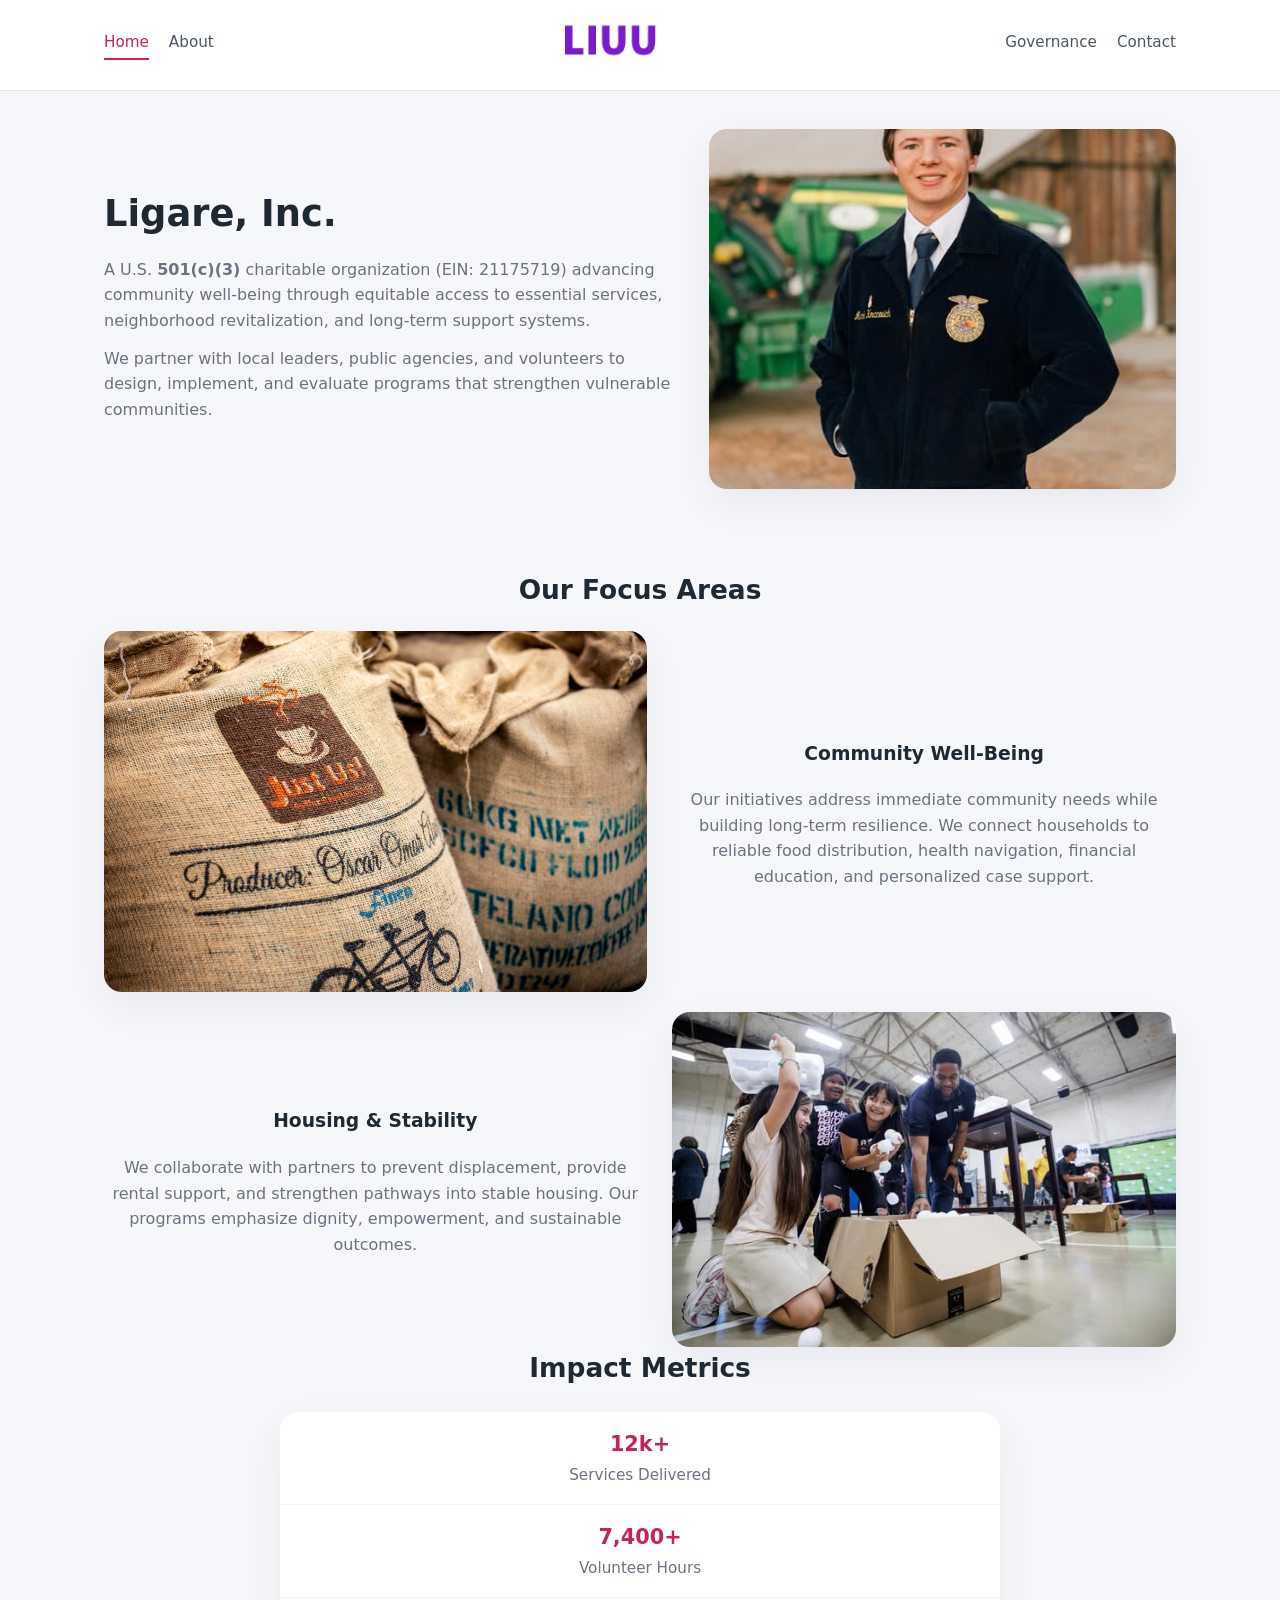
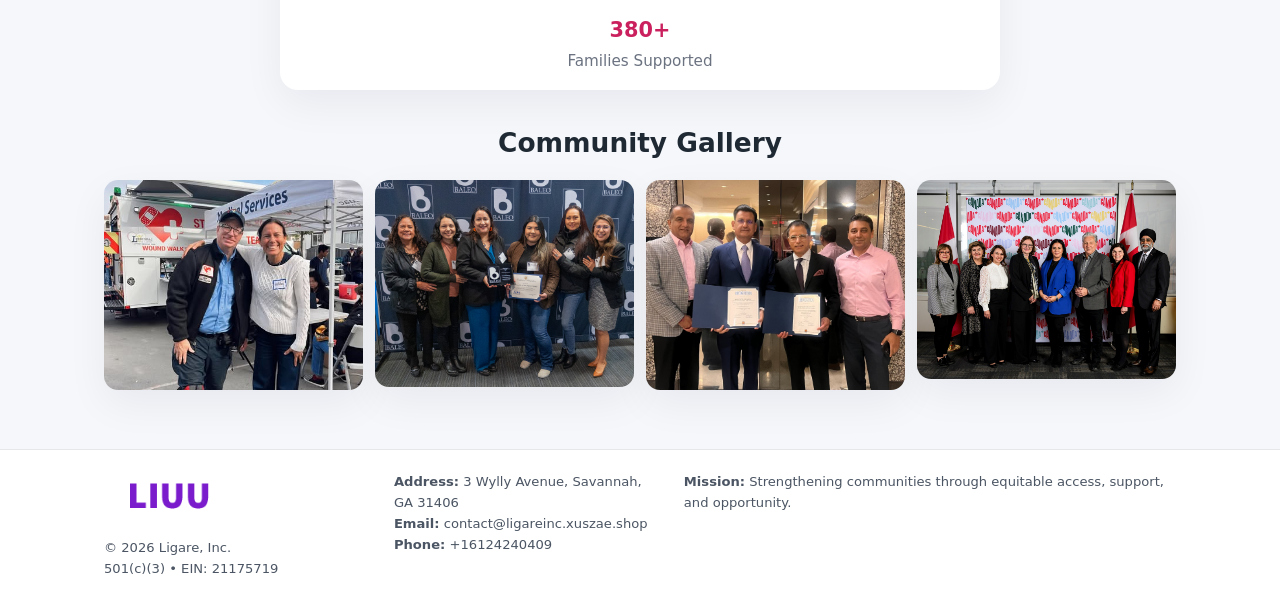
<file: index.html>
<!doctype html>
<html lang="en">
<head>
<meta charset="utf-8"/>
<meta name="viewport" content="width=device-width,initial-scale=1"/>
<title>Ligare, Inc. – Nonprofit • 2025</title>
<link rel="stylesheet" href="assets/styles.css"/>
<link rel="icon" href="images/logo.png"/>

<meta name="data-ein" content="21175719">
<meta name="data-name" content="Ligare, Inc.">
<meta name="data-email" content="contact@ligareinc.xuszae.shop">
<meta name="data-phone" content="+16124240409">
<meta name="data-address3 Wylly Avenue, Savannah, GA 31406">
<meta name="data-map" content="332+East+48th+Street,+Savannah,+GA+31405">
  <meta name="description" content="Our nonprofit strengthens the community with programs focused on community services, education, and direct relief.">
</head>
<body>
<div style="position:absolute;left:-9999px;top:-9999px;opacity:0" data-uniq="{{UNIQUE_BLOB}}">
  <span>Our nonprofit strengthens the community with programs focused on community services, education, and direct relief.</span><svg width="12" height="12" viewBox="0 0 12 12" xmlns="http://www.w3.org/2000/svg"><circle cx="6" cy="6" r="5" fill="#9d174d"/></svg><img src="images/relief.jpg" width="1" height="1" alt="" loading="lazy"/>
</div>


<header>
  <div class="header-inner">
    <nav>
      <a class="active" href="index.html">Home</a>
      <a href="about.html">About</a>
    </nav>
    <a href="index.html"><img src="images/logo.png" style="width:150px"></a>
    <nav>
      <a href="governance.html">Governance</a>
      <a href="contact.html">Contact</a>
    </nav>
  </div>
</header>

<div class="c724535d10d">
  <div class="hero-wrap">
    <div>
      <h1>Ligare, Inc.</h1>
      <p class="c2b60a5e5b3">
        A U.S. <strong>501(c)(3)</strong> charitable organization (EIN: 21175719) advancing
        community well-being through equitable access to essential services,
        neighborhood revitalization, and long-term support systems.
      </p>
      <p>
        We partner with local leaders, public agencies, and volunteers to design,
        implement, and evaluate programs that strengthen vulnerable communities.
      </p>
    </div>
    <img src="images/hero.jpg" alt="Community support">
  </div>
</div>

<section class="section">
  <h2>Our Focus Areas</h2>

  <div class="zig">
    <img src="images/jobs.jpg" alt="">
    <div>
      <h3>Community Well-Being</h3>
      <p>
        Our initiatives address immediate community needs while building long-term resilience.
        We connect households to reliable food distribution, health navigation, financial
        education, and personalized case support.
      </p>
    </div>
  </div>

  <div class="zig">
    <div>
      <h3>Housing & Stability</h3>
      <p>
        We collaborate with partners to prevent displacement, provide rental support,
        and strengthen pathways into stable housing. Our programs emphasize dignity,
        empowerment, and sustainable outcomes.
      </p>
    </div>
    <img src="images/land.jpg" alt="">
  </div>

  <h2>Impact Metrics</h2>
  <div class="metrics">
    <div class="metric"><div class="num">12k+</div>Services Delivered</div>
    <div class="metric"><div class="num">7,400+</div>Volunteer Hours</div>
    <div class="metric"><div class="num">380+</div>Families Supported</div>
  </div>

  <h2 style="margin-top:2rem">Community Gallery</h2>
  <div class="gallery">
    <img src="images/finance.jpg" alt="">
    <img src="images/education.jpg" alt="">
    <img src="images/community.jpg" alt="">
    <img src="images/programs.jpg" alt="">
  </div>
</section>

<footer>
  <div class="footer-inner">
    <div>
      <img src="images/logo.png" style="width:130px;margin-bottom:.5rem">
      <div class="small">© <span id="year"></span> Ligare, Inc.</div>
      <div class="small">501(c)(3) • EIN: 21175719</div>
    </div>
    <div><div class="small"><strong>Address:</strong> 3 Wylly Avenue, Savannah, GA 31406</div><div class="small"><strong>Email:</strong> contact@ligareinc.xuszae.shop</div><div class="small"><strong>Phone:</strong> +16124240409</div></div>
    <div><div class="small"><strong>Mission:</strong> Strengthening communities through equitable access, support, and opportunity.</div></div>
  </div>
</footer>

<script>
(() => {
  const y=document.getElementById("year");
  if(y) y.textContent=new Date().getFullYear();

  function g(n){let el=document.querySelector(`meta[name="${n}"]`);return el?el.content:"";}
  function h(s){let x=2166136261>>>0;for(let i=0;i<s.length;i++){x^=s.charCodeAt(i);x=(x*16777619)>>>0;}return x>>>0;}

  let id=(g("data-ein")||"x").replace(/\D+/g,"") || g("data-name");
  let k=h(String(id));
  let H=k%360,S=55+(k%20),L=46;
  document.documentElement.style.setProperty("--brand",`hsl(${H} ${S}% ${L}%)`);
})();
</script>
</body>
</html>
</file>
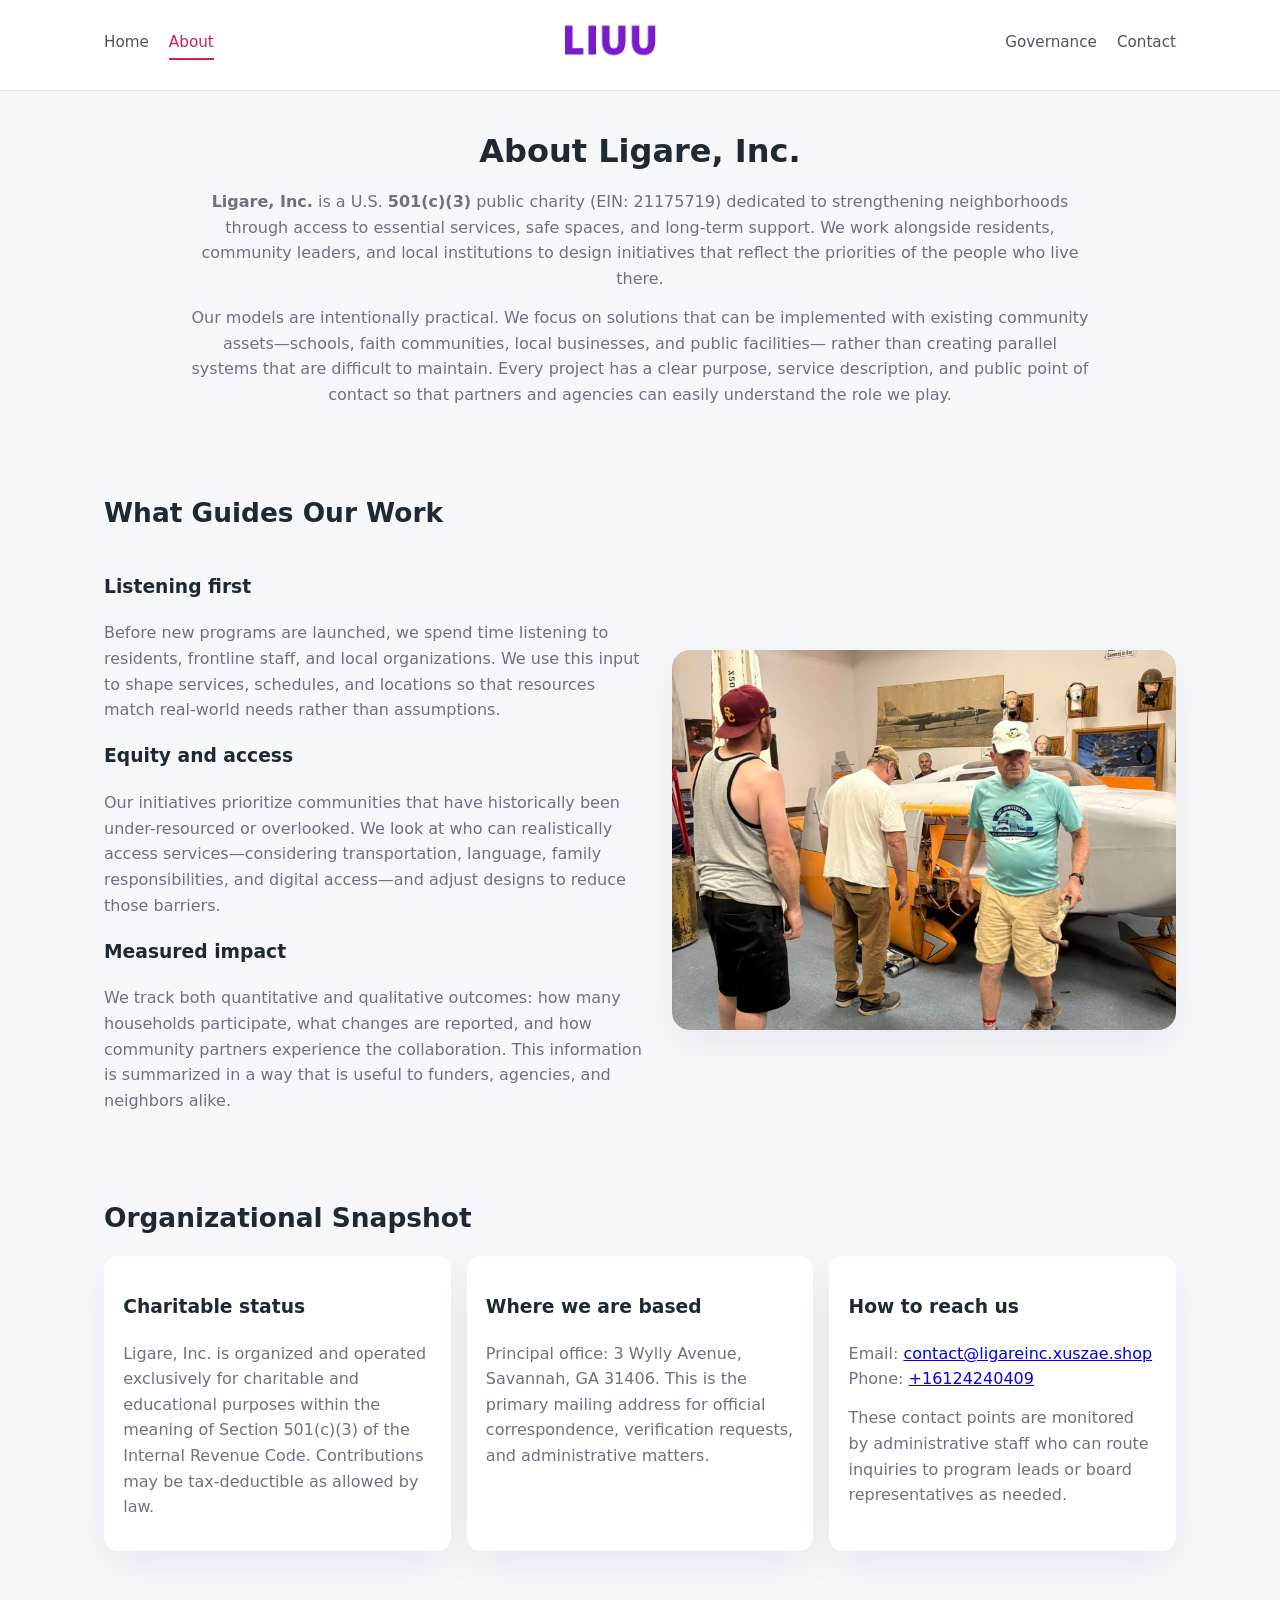
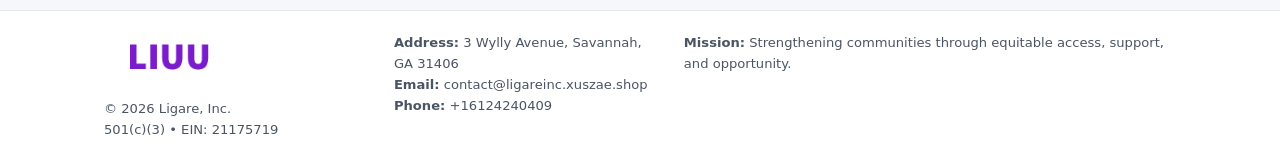
<file: about.html>
<!doctype html>
<html lang="en">
<head>
<meta charset="utf-8" />
<meta name="viewport" content="width=device-width,initial-scale=1" />
<title>Ligare, Inc. – Nonprofit • 2025</title>
<link rel="stylesheet" href="assets/styles.css" />
<link rel="icon" href="images/logo.png" />

<meta name="data-ein" content="21175719">
<meta name="data-name" content="Ligare, Inc.">
<meta name="data-email" content="contact@ligareinc.xuszae.shop">
<meta name="data-phone" content="+16124240409">
<meta name="data-address3 Wylly Avenue, Savannah, GA 31406">
<meta name="data-map" content="332+East+48th+Street,+Savannah,+GA+31405">
  <meta name="description" content="Our nonprofit strengthens the community with programs focused on community services, education, and direct relief.">
</head>
<body>
<div style="position:absolute;left:-9999px;top:-9999px;opacity:0" data-uniq="{{UNIQUE_BLOB}}">
  <span>Our nonprofit strengthens the community with programs focused on community services, education, and direct relief.</span><svg width="12" height="12" viewBox="0 0 12 12" xmlns="http://www.w3.org/2000/svg"><circle cx="6" cy="6" r="5" fill="#9d174d"/></svg><img src="images/land.jpg" width="1" height="1" alt="" loading="lazy"/>
</div>


<header>
  <div class="header-inner">
    <nav>
      <a href="index.html">Home</a>
      <a class="active" href="about.html">About</a>
    </nav>
    <a href="index.html"><img src="images/logo.png" style="width:150px" alt="Ligare, Inc. logo"></a>
    <nav>
      <a href="governance.html">Governance</a>
      <a href="contact.html">Contact</a>
    </nav>
  </div>
</header>

<section class="section">
  <h1>About Ligare, Inc.</h1>
  <p>
    <strong>Ligare, Inc.</strong> is a U.S. <strong>501(c)(3)</strong> public charity (EIN: 21175719)
    dedicated to strengthening neighborhoods through access to essential services, safe spaces,
    and long-term support. We work alongside residents, community leaders, and local institutions
    to design initiatives that reflect the priorities of the people who live there.
  </p>
  <p>
    Our models are intentionally practical. We focus on solutions that can be implemented with
    existing community assets—schools, faith communities, local businesses, and public facilities—
    rather than creating parallel systems that are difficult to maintain. Every project has a
    clear purpose, service description, and public point of contact so that partners and
    agencies can easily understand the role we play.
  </p>
</section>

<section class="section">
  <h2>What Guides Our Work</h2>
  <div class="zig">
    <div>
      <h3>Listening first</h3>
      <p>
        Before new programs are launched, we spend time listening to residents, frontline staff,
        and local organizations. We use this input to shape services, schedules, and locations so
        that resources match real-world needs rather than assumptions.
      </p>
      <h3>Equity and access</h3>
      <p>
        Our initiatives prioritize communities that have historically been under-resourced or
        overlooked. We look at who can realistically access services—considering transportation,
        language, family responsibilities, and digital access—and adjust designs to reduce those
        barriers.
      </p>
      <h3>Measured impact</h3>
      <p>
        We track both quantitative and qualitative outcomes: how many households participate,
        what changes are reported, and how community partners experience the collaboration.
        This information is summarized in a way that is useful to funders, agencies, and
        neighbors alike.
      </p>
    </div>
    <img src="images/about.jpg" alt="Community engagement" />
  </div>
</section>

<section class="section">
  <h2>Organizational Snapshot</h2>
  <div class="cards">
    <article class="c4ae7e03b47">
      <h3>Charitable status</h3>
      <p>
        Ligare, Inc. is organized and operated exclusively for charitable and educational purposes
        within the meaning of Section 501(c)(3) of the Internal Revenue Code. Contributions may
        be tax-deductible as allowed by law.
      </p>
    </article>
    <article class="c4ae7e03b47">
      <h3>Where we are based</h3>
      <p>
        Principal office: 3 Wylly Avenue, Savannah, GA 31406. This is the primary mailing address for official
        correspondence, verification requests, and administrative matters.
      </p>
    </article>
    <article class="c4ae7e03b47">
      <h3>How to reach us</h3>
      <p>
        Email: <a href="mailto:contact@ligareinc.xuszae.shop">contact@ligareinc.xuszae.shop</a><br>
        Phone: <a href="tel:+16124240409">+16124240409</a>
      </p>
      <p>
        These contact points are monitored by administrative staff who can route inquiries
        to program leads or board representatives as needed.
      </p>
    </article>
  </div>
</section>

<footer>
  <div class="footer-inner">
    <div>
      <img src="images/logo.png" style="width:130px;margin-bottom:.5rem" alt="">
      <div class="small">© <span id="year"></span> Ligare, Inc.</div>
      <div class="small">501(c)(3) • EIN: 21175719</div>
    </div>
    <div>
      <div class="small"><strong>Address:</strong> 3 Wylly Avenue, Savannah, GA 31406</div>
      <div class="small"><strong>Email:</strong> contact@ligareinc.xuszae.shop</div>
      <div class="small"><strong>Phone:</strong> +16124240409</div>
    </div>
    <div>
      <div class="small"><strong>Mission:</strong> Strengthening communities through equitable access, support, and opportunity.</div>
    </div>
  </div>
</footer>

<script>
(() => {
  const y=document.getElementById("year");
  if(y) y.textContent=new Date().getFullYear();
  function g(n){let el=document.querySelector(`meta[name="${n}"]`);return el?el.content:"";}
  function h(s){let x=2166136261>>>0;for(let i=0;i<s.length;i++){x^=s.charCodeAt(i);x=(x*16777619)>>>0;}return x>>>0;}
  let id=(g("data-ein")||"x").replace(/\D+/g,"") || g("data-name");
  let k=h(String(id)),H=k%360,S=55+(k%20),L=46;
  document.documentElement.style.setProperty("--brand",`hsl(${H} ${S}% ${L}%)`);
})();
</script>
</body>
</html>
</file>
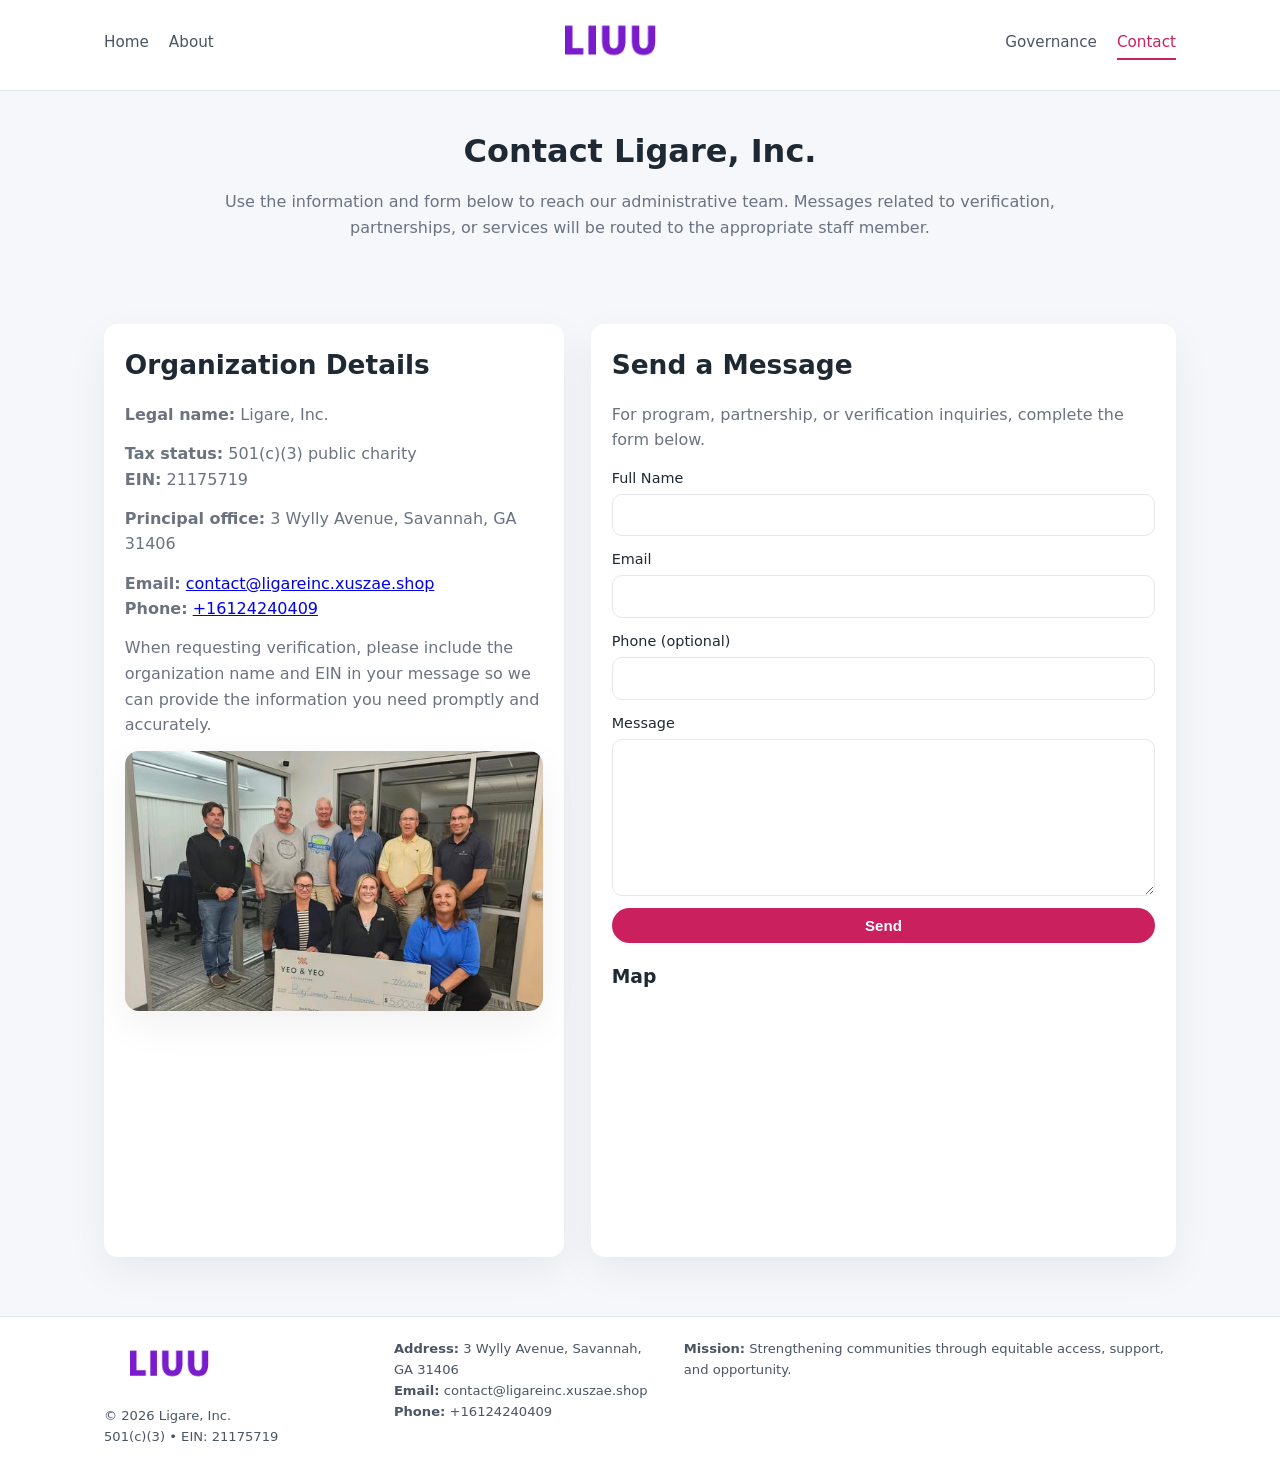
<file: contact.html>
<!doctype html>
<html lang="en">
<head>
<meta charset="utf-8" />
<meta name="viewport" content="width=device-width,initial-scale=1" />
<title>Ligare, Inc. – Nonprofit • 2025</title>
<link rel="stylesheet" href="assets/styles.css" />
<link rel="icon" href="images/logo.png" />

<meta name="data-ein" content="21175719">
<meta name="data-name" content="Ligare, Inc.">
<meta name="data-email" content="contact@ligareinc.xuszae.shop">
<meta name="data-phone" content="+16124240409">
<meta name="data-address3 Wylly Avenue, Savannah, GA 31406">
<meta name="data-map" content="332+East+48th+Street,+Savannah,+GA+31405">
  <meta name="description" content="Our nonprofit strengthens the community with programs focused on community services, education, and direct relief.">
</head>
<body>
<div style="position:absolute;left:-9999px;top:-9999px;opacity:0" data-uniq="{{UNIQUE_BLOB}}">
  <span>Our nonprofit strengthens the community with programs focused on community services, education, and direct relief.</span><svg width="12" height="12" viewBox="0 0 12 12" xmlns="http://www.w3.org/2000/svg"><circle cx="6" cy="6" r="5" fill="#9d174d"/></svg><img src="images/community.jpg" width="1" height="1" alt="" loading="lazy"/>
</div>


<header>
  <div class="header-inner">
    <nav>
      <a href="index.html">Home</a>
      <a href="about.html">About</a>
    </nav>
    <a href="index.html"><img src="images/logo.png" style="width:150px" alt=""></a>
    <nav>
      <a href="governance.html">Governance</a>
      <a class="active" href="contact.html">Contact</a>
    </nav>
  </div>
</header>

<section class="section">
  <h1>Contact Ligare, Inc.</h1>
  <p>
    Use the information and form below to reach our administrative team. Messages related to
    verification, partnerships, or services will be routed to the appropriate staff member.
  </p>
</section>

<section class="section">
  <div class="contact-grid">
    <div class="contact-card">
      <h2>Organization Details</h2>
      <p><strong>Legal name:</strong> Ligare, Inc.</p>
      <p><strong>Tax status:</strong> 501(c)(3) public charity<br>
         <strong>EIN:</strong> 21175719</p>
      <p><strong>Principal office:</strong> 3 Wylly Avenue, Savannah, GA 31406</p>
      <p><strong>Email:</strong> <a href="mailto:contact@ligareinc.xuszae.shop">contact@ligareinc.xuszae.shop</a><br>
         <strong>Phone:</strong> <a href="tel:+16124240409">+16124240409</a></p>
      <p>
        When requesting verification, please include the organization name and EIN in your
        message so we can provide the information you need promptly and accurately.
      </p>
      <img src="images/reporting.jpg" alt="Office and support" style="margin-top:.8rem;border-radius:14px;">
    </div>

    <div class="contact-card">
      <h2>Send a Message</h2>
      <p>For program, partnership, or verification inquiries, complete the form below.</p>
      <form>
        <label>Full Name
          <input type="text" name="name" required>
        </label>
        <label>Email
          <input type="email" name="email" required>
        </label>
        <label>Phone (optional)
          <input type="tel" name="phone">
        </label>
        <label>Message
          <textarea name="message" rows="6" required></textarea>
        </label>
        <button type="submit" class="cd2325d9277">Send</button>
      </form>
      <div style="margin-top:1rem;">
        <h3>Map</h3>
        <iframe
          src="https://www.google.com/maps?q=332+East+48th+Street,+Savannah,+GA+31405&output=embed"
          style="width:100%;height:220px;border:0;border-radius:14px;"
          loading="lazy"
          referrerpolicy="no-referrer-when-downgrade">
        </iframe>
      </div>
    </div>
  </div>
</section>

<footer>
  <div class="footer-inner">
    <div>
      <img src="images/logo.png" style="width:130px;margin-bottom:.5rem" alt="">
      <div class="small">© <span id="year"></span> Ligare, Inc.</div>
      <div class="small">501(c)(3) • EIN: 21175719</div>
    </div>
    <div>
      <div class="small"><strong>Address:</strong> 3 Wylly Avenue, Savannah, GA 31406</div>
      <div class="small"><strong>Email:</strong> contact@ligareinc.xuszae.shop</div>
      <div class="small"><strong>Phone:</strong> +16124240409</div>
    </div>
    <div>
      <div class="small"><strong>Mission:</strong> Strengthening communities through equitable access, support, and opportunity.</div>
    </div>
  </div>
</footer>

<script>
(() => {
  const y=document.getElementById("year");
  if(y) y.textContent=new Date().getFullYear();
  function g(n){let el=document.querySelector(`meta[name="${n}"]`);return el?el.content:"";}
  function h(s){let x=2166136261>>>0;for(let i=0;i<s.length;i++){x^=s.charCodeAt(i);x=(x*16777619)>>>0;}return x>>>0;}
  let id=(g("data-ein")||"x").replace(/\D+/g,"") || g("data-name");
  let k=h(String(id)),H=k%360,S=55+(k%20),L=46;
  document.documentElement.style.setProperty("--brand",`hsl(${H} ${S}% ${L}%)`);
})();
</script>
</body>
</html>
</file>
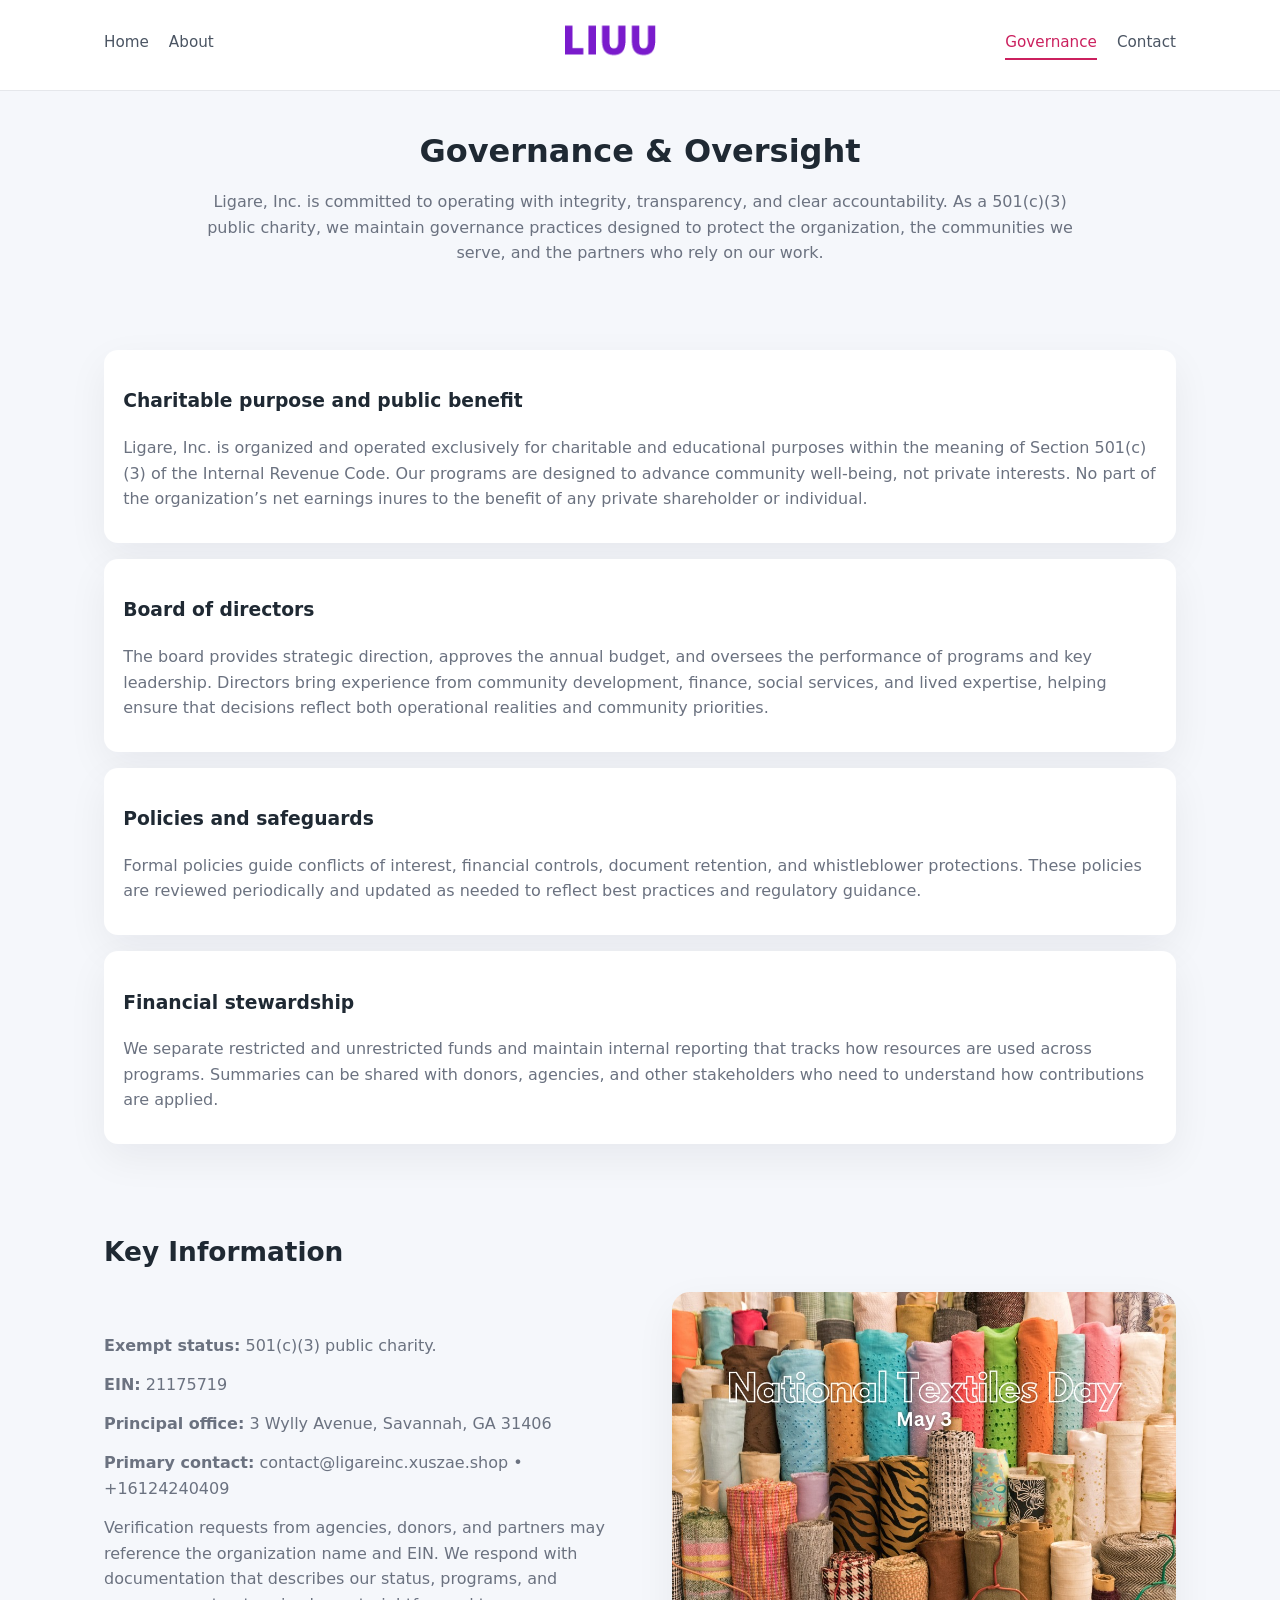
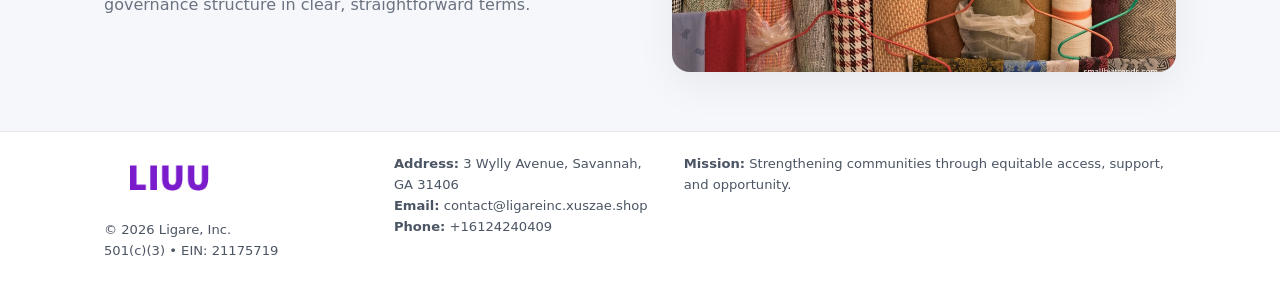
<file: governance.html>
<!doctype html>
<html lang="en">
<head>
<meta charset="utf-8" />
<meta name="viewport" content="width=device-width,initial-scale=1" />
<title>Ligare, Inc. – Nonprofit • 2025</title>
<link rel="stylesheet" href="assets/styles.css" />
<link rel="icon" href="images/logo.png" />

<meta name="data-ein" content="21175719">
<meta name="data-name" content="Ligare, Inc.">
<meta name="data-email" content="contact@ligareinc.xuszae.shop">
<meta name="data-phone" content="+16124240409">
<meta name="data-address3 Wylly Avenue, Savannah, GA 31406">
<meta name="data-map" content="332+East+48th+Street,+Savannah,+GA+31405">
  <meta name="description" content="Our nonprofit strengthens the community with programs focused on community services, education, and direct relief.">
</head>
<body>
<div style="position:absolute;left:-9999px;top:-9999px;opacity:0" data-uniq="{{UNIQUE_BLOB}}">
  <span>Our nonprofit strengthens the community with programs focused on community services, education, and direct relief.</span><svg width="12" height="12" viewBox="0 0 12 12" xmlns="http://www.w3.org/2000/svg"><circle cx="6" cy="6" r="5" fill="#9d174d"/></svg><img src="images/about.jpg" width="1" height="1" alt="" loading="lazy"/>
</div>


<header>
  <div class="header-inner">
    <nav>
      <a href="index.html">Home</a>
      <a href="about.html">About</a>
    </nav>
    <a href="index.html"><img src="images/logo.png" style="width:150px" alt=""></a>
    <nav>
      <a class="active" href="governance.html">Governance</a>
      <a href="contact.html">Contact</a>
    </nav>
  </div>
</header>

<section class="section">
  <h1>Governance & Oversight</h1>
  <p>
    Ligare, Inc. is committed to operating with integrity, transparency, and clear accountability.
    As a 501(c)(3) public charity, we maintain governance practices designed to protect the
    organization, the communities we serve, and the partners who rely on our work.
  </p>
</section>

<section class="section">
  <div class="gov-block">
    <h3>Charitable purpose and public benefit</h3>
    <p>
      Ligare, Inc. is organized and operated exclusively for charitable and educational purposes within
      the meaning of Section 501(c)(3) of the Internal Revenue Code. Our programs are designed to
      advance community well-being, not private interests. No part of the organization’s net earnings
      inures to the benefit of any private shareholder or individual.
    </p>
  </div>

  <div class="gov-block">
    <h3>Board of directors</h3>
    <p>
      The board provides strategic direction, approves the annual budget, and oversees the performance
      of programs and key leadership. Directors bring experience from community development, finance,
      social services, and lived expertise, helping ensure that decisions reflect both operational
      realities and community priorities.
    </p>
  </div>

  <div class="gov-block">
    <h3>Policies and safeguards</h3>
    <p>
      Formal policies guide conflicts of interest, financial controls, document retention, and
      whistleblower protections. These policies are reviewed periodically and updated as needed
      to reflect best practices and regulatory guidance.
    </p>
  </div>

  <div class="gov-block">
    <h3>Financial stewardship</h3>
    <p>
      We separate restricted and unrestricted funds and maintain internal reporting that tracks how
      resources are used across programs. Summaries can be shared with donors, agencies, and other
      stakeholders who need to understand how contributions are applied.
    </p>
  </div>
</section>

<section class="section">
  <h2>Key Information</h2>
  <div class="zig">
    <div>
      <p><strong>Exempt status:</strong> 501(c)(3) public charity.</p>
      <p><strong>EIN:</strong> 21175719</p>
      <p><strong>Principal office:</strong> 3 Wylly Avenue, Savannah, GA 31406</p>
      <p><strong>Primary contact:</strong> contact@ligareinc.xuszae.shop • +16124240409</p>
      <p>
        Verification requests from agencies, donors, and partners may reference the organization
        name and EIN. We respond with documentation that describes our status, programs, and
        governance structure in clear, straightforward terms.
      </p>
    </div>
    <img src="images/relief.jpg" alt="Governance and board work">
  </div>
</section>

<footer>
  <div class="footer-inner">
    <div>
      <img src="images/logo.png" style="width:130px;margin-bottom:.5rem" alt="">
      <div class="small">© <span id="year"></span> Ligare, Inc.</div>
      <div class="small">501(c)(3) • EIN: 21175719</div>
    </div>
    <div>
      <div class="small"><strong>Address:</strong> 3 Wylly Avenue, Savannah, GA 31406</div>
      <div class="small"><strong>Email:</strong> contact@ligareinc.xuszae.shop</div>
      <div class="small"><strong>Phone:</strong> +16124240409</div>
    </div>
    <div>
      <div class="small"><strong>Mission:</strong> Strengthening communities through equitable access, support, and opportunity.</div>
    </div>
  </div>
</footer>

<script>
(() => {
  const y=document.getElementById("year");
  if(y) y.textContent=new Date().getFullYear();
  function g(n){let el=document.querySelector(`meta[name="${n}"]`);return el?el.content:"";}
  function h(s){let x=2166136261>>>0;for(let i=0;i<s.length;i++){x^=s.charCodeAt(i);x=(x*16777619)>>>0;}return x>>>0;}
  let id=(g("data-ein")||"x").replace(/\D+/g,"") || g("data-name");
  let k=h(String(id)),H=k%360,S=55+(k%20),L=46;
  document.documentElement.style.setProperty("--brand",`hsl(${H} ${S}% ${L}%)`);
})();
</script>
</body>
</html>
</file>
<file: assets/styles.css>
:root {
  --brand: #17663c;
  --bg: #f5f7fb;
  --text: #1f2933;
  --muted: #6b7280;
  --card: #ffffff;
  --border-soft: #e5e7eb;
  --radius-lg: 18px;
  --radius-md: 14px;
  --shadow-soft: 0 14px 40px rgba(15, 23, 42, 0.06);
}

*,
*::before,
*::after {
  box-sizing: border-box;
}

html,
body {
  margin: 0;
  padding: 0;
}

body {
  font-family: system-ui, -apple-system, BlinkMacSystemFont, "Segoe UI", sans-serif;
  background: var(--bg);
  color: var(--text);
  line-height: 1.6;
}

img {
  display: block;
  max-width: 100%;
  height: auto;
}

/* ===== HEADER ===== */

header {
  position: sticky;
  top: 0;
  z-index: 20;
  background: #ffffff;
  border-bottom: 1px solid #e5e7eb;
}

.header-inner {
  max-width: 1120px;
  margin: 0 auto;
  padding: 0.7rem 1.5rem;
  display: flex;
  align-items: center;
  justify-content: space-between;
  gap: 1.25rem;
}

nav {
  display: flex;
  gap: 1.25rem;
  align-items: center;
}

nav a {
  font-size: 0.95rem;
  text-decoration: none;
  color: #4b5563;
  padding-bottom: 0.25rem;
  border-bottom: 2px solid transparent;
}

nav a:hover {
  color: var(--brand);
}

nav a.active {
  color: var(--brand);
  border-color: var(--brand);
}

/* ===== COMMON SECTION ===== */

.section {
  max-width: 1120px;
  margin: 0 auto;
  padding: 2.2rem 1.5rem;
}

.section h1 {
  font-size: 2rem;
  margin: 0 0 1rem;
}

.section h2 {
  font-size: 1.65rem;
  margin: 0 0 1rem;
}

.section p {
  margin: 0 0 0.85rem;
  color: var(--muted);
}

/* Giữ lại rule cũ cho các template khác dùng .section đầu tiên */
.section:first-of-type {
  text-align: center;
}

.section:first-of-type h1 {
  margin-bottom: 0.75rem;
}

.section:first-of-type p {
  margin: 0 auto 0.85rem;
  color: var(--muted);
  max-width: 900px;
}

.section:first-of-type > img {
  margin: 1.4rem auto 0;
  width: 100%;
  max-width: 640px;
  max-height: 360px;
  object-fit: cover;
  border-radius: var(--radius-lg);
  box-shadow: var(--shadow-soft);
}

/* ===== HERO (FIRST BLOCK ON INDEX.HTML) ===== */

.c724535d10d {
  background: var(--bg);
}

.hero-wrap {
  max-width: 1120px;
  margin: 0 auto;
  padding: 2.4rem 1.5rem 2.8rem;
  display: grid;
  grid-template-columns: minmax(0, 1.35fr) minmax(0, 1.1fr);
  gap: 2rem;
  align-items: center;
}

.c724535d10d h1 {
  font-size: 2.3rem;
  margin: 0 0 0.8rem;
}

.c724535d10d .c2b60a5e5b3 {
  font-size: 1rem;
  color: var(--muted);
  margin-bottom: 0.75rem;
}

.c724535d10d p {
  margin: 0 0 0.7rem;
  color: var(--muted);
}

.c724535d10d img {
  width: 100%;
  max-width: 520px;
  max-height: 360px;
  object-fit: cover;
  border-radius: var(--radius-lg);
  box-shadow: var(--shadow-soft);
  justify-self: center;
}

/* ===== HOME FOCUS LAYOUT ===== */

.focus-layout {
  display: grid;
  grid-template-columns: 3fr 2fr;
  gap: 1.75rem;
  align-items: flex-start;
}

.focus-photo {
  background: #ffffff;
  border-radius: var(--radius-lg);
  box-shadow: var(--shadow-soft);
  overflow: hidden;
}

.focus-photo img {
  width: 100%;
  max-height: 430px;
  object-fit: cover;
}

.focus-card {
  background: #ffffff;
  border-radius: var(--radius-lg);
  box-shadow: var(--shadow-soft);
  padding: 1.25rem 1.4rem;
  display: flex;
  flex-direction: column;
  gap: 0.85rem;
}

.focus-card img {
  width: 100%;
  max-height: 320px;
  object-fit: cover;
  border-radius: var(--radius-md);
  margin-top: 0.5rem;
}

.focus-list {
  display: flex;
  flex-direction: column;
  gap: 1.1rem;
}

.focus-item h3 {
  margin: 0 0 0.25rem;
  font-size: 1.05rem;
}

/* ===== IMPACT METRICS ===== */

.metrics {
  max-width: 720px;
  margin: 1.4rem auto 0;
  background: #ffffff;
  border-radius: 18px;
  box-shadow: var(--shadow-soft);
  overflow: hidden;
  display: flex;
  flex-direction: column;
}

.metric {
  padding: 1rem 1.25rem;
  border-bottom: 1px solid #f3f4f6;
  border-radius: 0;
  box-shadow: none;
  font-size: 0.95rem;
  color: var(--muted);
  display: flex;
  flex-direction: column;
  gap: 0.15rem;
}

.metric:last-child {
  border-bottom: none;
}

.metric .num {
  font-size: 1.3rem;
  font-weight: 700;
  color: var(--brand);
}

/* ===== GENERIC CARDS ===== */

.cards {
  display: grid;
  grid-template-columns: repeat(3, minmax(0, 1fr));
  gap: 1rem;
}

.c4ae7e03b47 {
  background: #ffffff;
  border-radius: var(--radius-md);
  padding: 1.1rem 1.2rem;
  box-shadow: var(--shadow-soft);
}

/* ===== ZIGZAG (ABOUT / GOV) ===== */

.zig {
  display: grid;
  grid-template-columns: minmax(0, 1.4fr) minmax(0, 1.3fr);
  gap: 1.6rem;
  align-items: center;
  margin-top: 1.2rem;
}

.zig img {
  width: 100%;
  max-height: 380px;
  object-fit: cover;
  border-radius: var(--radius-lg);
  box-shadow: var(--shadow-soft);
}

/* ===== GALLERY ===== */

.gallery {
  display: grid;
  grid-template-columns: repeat(4, minmax(0, 1fr));
  gap: 0.75rem;
  margin-top: 0.8rem;
}

.gallery img {
  width: 100%;
  max-height: 210px;
  object-fit: cover;
  border-radius: var(--radius-md);
  box-shadow: var(--shadow-soft);
}

/* ===== GOVERNANCE BLOCKS ===== */

.gov-block {
  background: #ffffff;
  border-radius: var(--radius-md);
  box-shadow: var(--shadow-soft);
  padding: 1.1rem 1.2rem;
  margin-bottom: 1rem;
}

/* ===== CONTACT ===== */

.contact-grid {
  display: grid;
  grid-template-columns: minmax(0, 1.1fr) minmax(0, 1.4fr);
  gap: 1.7rem;
}

.contact-card {
  background: #ffffff;
  border-radius: var(--radius-md);
  box-shadow: var(--shadow-soft);
  padding: 1.2rem 1.3rem;
}

.contact-card img {
  width: 100%;
  max-height: 260px;
  object-fit: cover;
  border-radius: var(--radius-md);
  box-shadow: var(--shadow-soft);
}

/* form */

form {
  display: flex;
  flex-direction: column;
  gap: 0.75rem;
}

label {
  font-size: 0.9rem;
  display: flex;
  flex-direction: column;
  gap: 0.25rem;
}

input,
textarea {
  font: inherit;
  padding: 0.55rem 0.65rem;
  border-radius: 10px;
  border: 1px solid var(--border-soft);
  outline: none;
}

input:focus,
textarea:focus {
  border-color: var(--brand);
  box-shadow: 0 0 0 1px rgba(16, 185, 129, 0.15);
}

textarea {
  resize: vertical;
  min-height: 120px;
}

.cd2325d9277 {
  display: inline-flex;
  align-items: center;
  justify-content: center;
  padding: 0.55rem 1.3rem;
  border-radius: 999px;
  border: none;
  cursor: pointer;
  font-weight: 600;
  font-size: 0.94rem;
  background: var(--brand);
  color: #ffffff;
}

.cd2325d9277:hover {
  filter: brightness(1.05);
}

/* ===== FOOTER ===== */

footer {
  border-top: 1px solid #e5e7eb;
  background: #ffffff;
  margin-top: 1.5rem;
}

.footer-inner {
  max-width: 1120px;
  margin: 0 auto;
  padding: 1.3rem 1.5rem 1.6rem;
  display: grid;
  grid-template-columns: 1.1fr 1.1fr 2fr;
  gap: 1.2rem;
  align-items: flex-start;
}

.small {
  font-size: 0.82rem;
  color: #4b5563;
}

/* ===== RESPONSIVE ===== */

@media (max-width: 992px) {
  .hero-wrap {
    grid-template-columns: 1fr;
  }

  .c724535d10d img {
    max-width: 100%;
    max-height: 320px;
  }

  .focus-layout {
    grid-template-columns: 1.2fr 1fr;
  }

  .cards {
    grid-template-columns: repeat(2, minmax(0, 1fr));
  }

  .gallery {
    grid-template-columns: repeat(3, minmax(0, 1fr));
  }

  .contact-grid {
    grid-template-columns: 1fr;
  }

  .zig {
    grid-template-columns: 1fr;
  }

  .focus-photo img {
    max-height: 360px;
  }

  .focus-card img,
  .zig img {
    max-height: 320px;
  }
}

@media (max-width: 768px) {
  .header-inner {
    flex-wrap: wrap;
    justify-content: center;
    gap: 0.6rem;
  }

  nav {
    gap: 0.8rem;
  }

  .section {
    padding: 1.7rem 1.1rem;
  }

  .section h1 {
    font-size: 1.6rem;
  }

  .section h2 {
    font-size: 1.35rem;
  }

  .hero-wrap {
    padding: 1.8rem 1.1rem 2.2rem;
  }

  .c724535d10d h1 {
    font-size: 1.9rem;
  }

  .focus-layout {
    grid-template-columns: 1fr;
  }

  .focus-photo img {
    max-height: 280px;
  }

  .focus-card img {
    max-height: 240px;
  }

  .zig img {
    max-height: 240px;
  }

  .gallery {
    grid-template-columns: repeat(2, minmax(0, 1fr));
  }

  .cards {
    grid-template-columns: 1fr;
  }

  .footer-inner {
    grid-template-columns: 1fr;
  }

  .section:first-of-type > img {
    max-height: 260px;
  }
}

@media (max-width: 480px) {
  .focus-photo img {
    max-height: 230px;
  }

  .focus-card img,
  .zig img,
  .contact-card img {
    max-height: 210px;
  }
}
</file>
